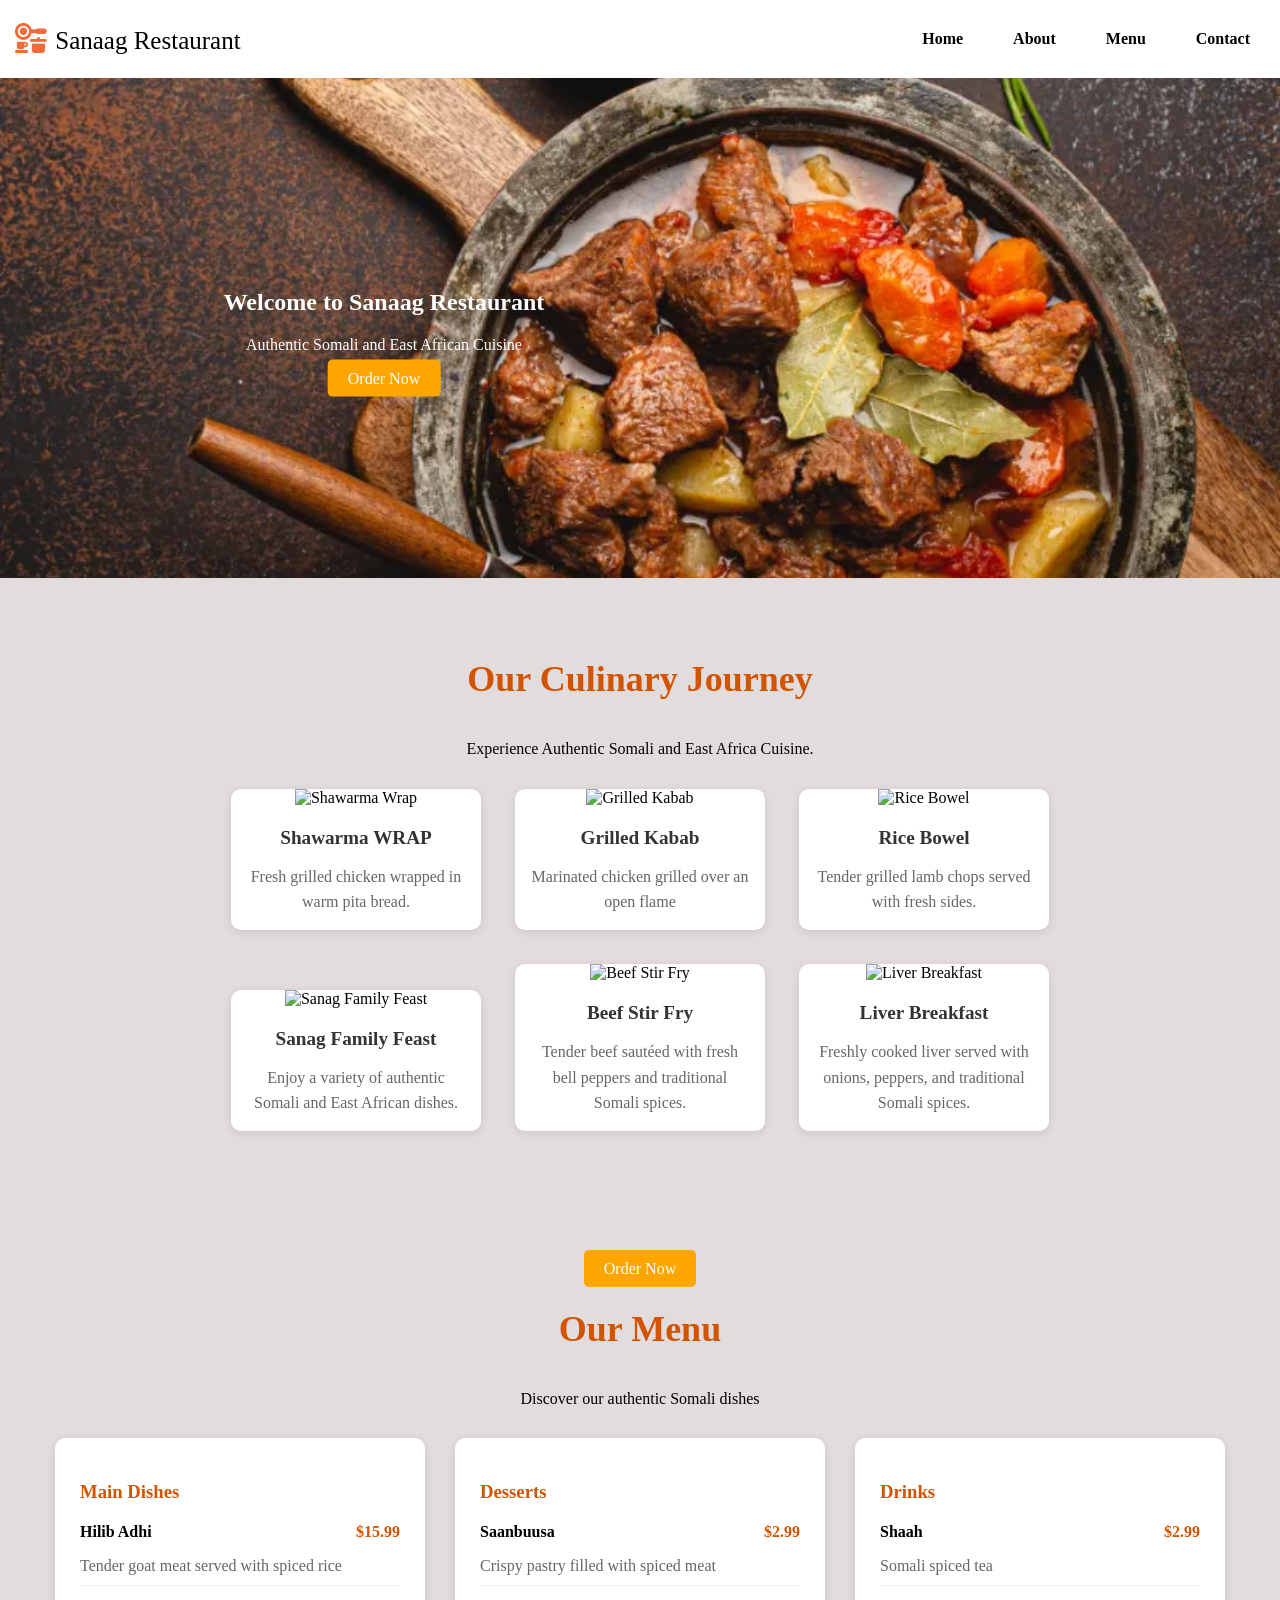
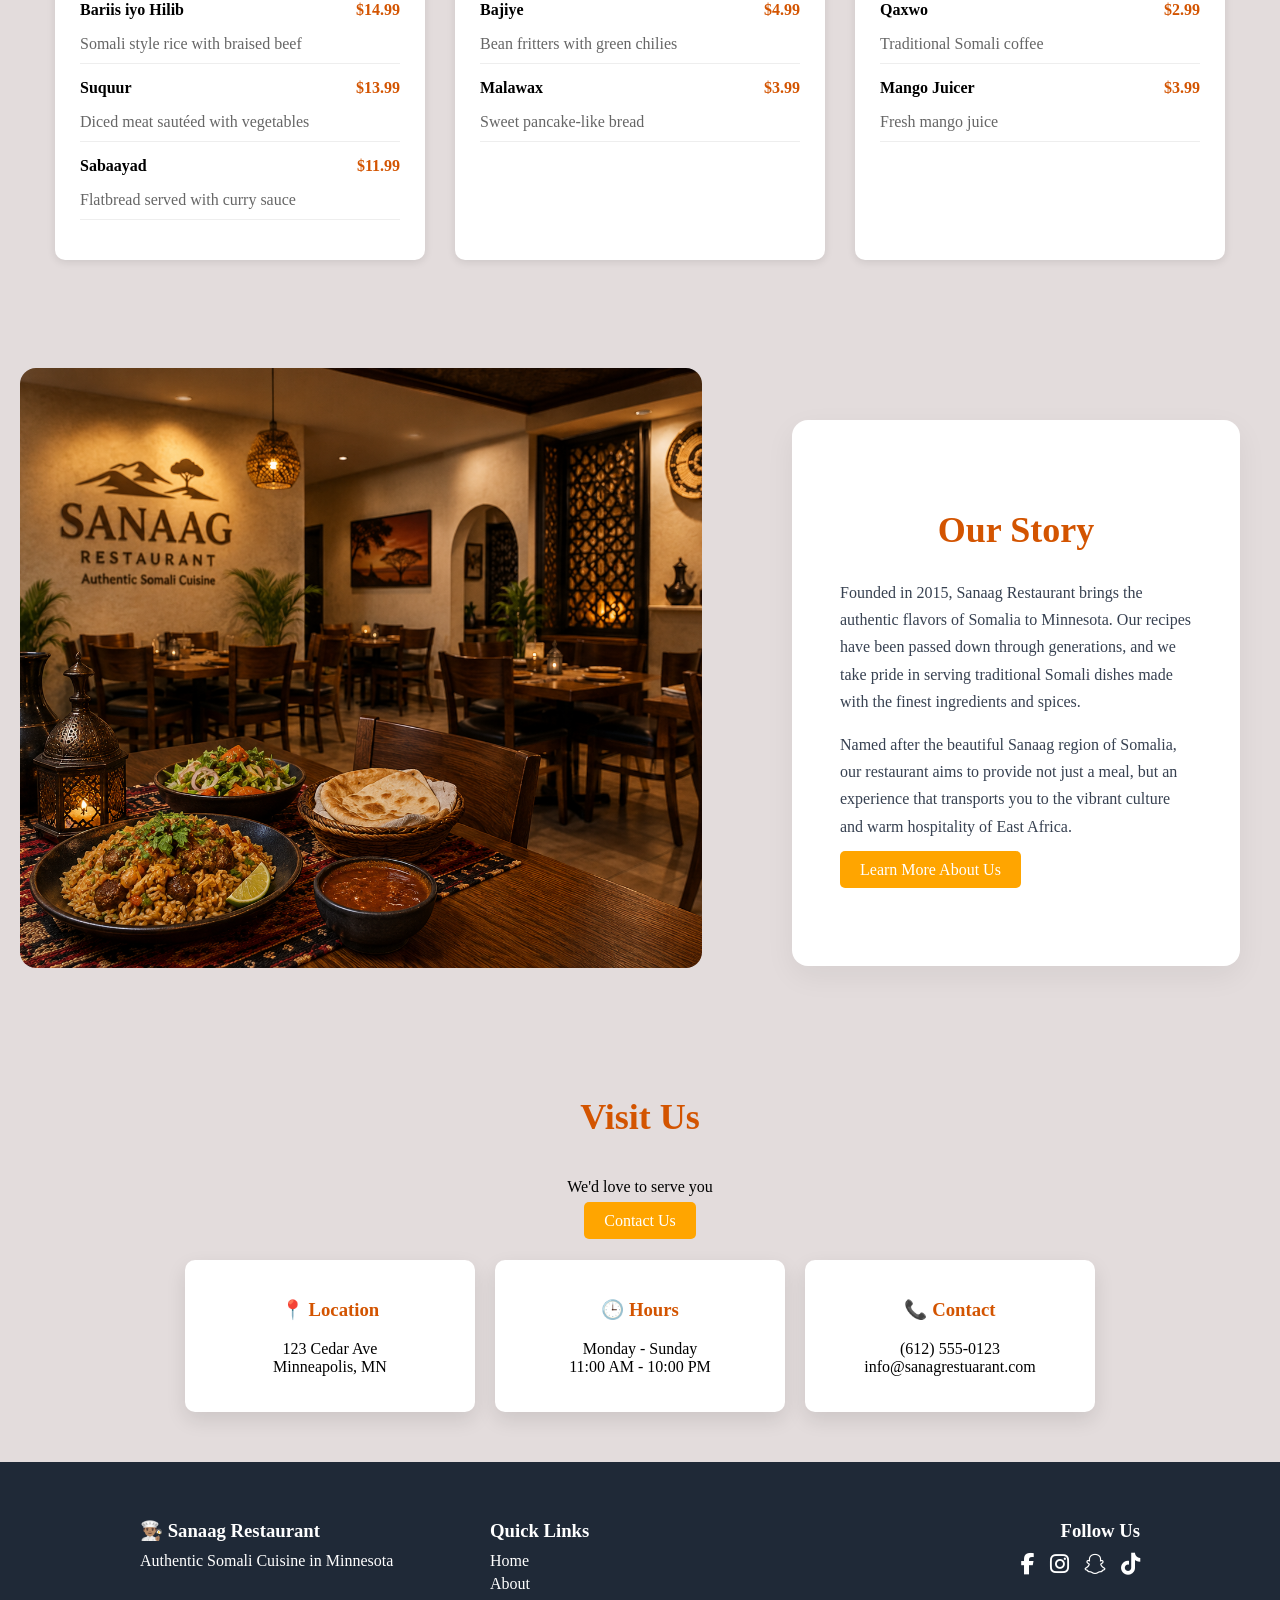
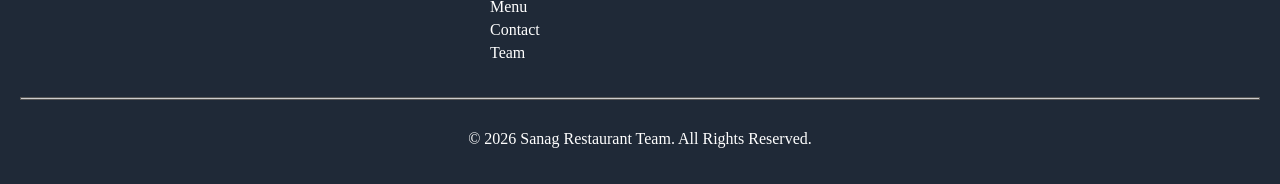
<file: index.html>
<!DOCTYPE html>
<html lang="en">
<head>
    <meta charset="UTF-8">
    <meta name="viewport" content="width=device-width, initial-scale=1.0">
    <link rel="stylesheet" href="https://cdnjs.cloudflare.com/ajax/libs/font-awesome/6.5.2/css/all.min.css">
    <link rel="stylesheet" href="css/style.css">
    <title>Sanaag Restaurant</title>
    
</head>
<body>

    <nav>
        <div class="logo"> <i class="fa-solid fa-kitchen-set"></i> Sanaag Restaurant</div>

        <div class="nav-link" id="navMenu"> 
        <a href="index.html" class="active">Home</a>
        <a href="about.html">About</a>
        <a href="menu.html">Menu</a>
        <a href="contact.html">Contact</a>
    </div>
    <div class="menu-icon" onclick="toggleMenu()">☰</div>
    </nav>
    
    <section class="hero"> 
    <img src="images/food1.webp" alt="Sanaag Restaurant">
    
    <div class="hero-text">
    <h1>Welcome to Sanaag Restaurant</h1>
    <p>Authentic Somali and East African Cuisine</p>
    <a href="menu.html" class="btn">Order Now</a>


    </div>
    </section>
  
   </div>


    <section class="journey">
        <h2>Our Culinary Journey</h2>
        <p>Experience Authentic Somali and East Africa Cuisine.</p>


        <div class="journey-cards">
        <div class="card">
        <img  id="food1"alt="Shawarma Wrap">
        <h3>Shawarma WRAP</h3>
        <P>Fresh grilled chicken wrapped in warm pita bread.</P>
        </div>

        <div class="card">
        <img id="food2" alt="Grilled Kabab">
        <h3>Grilled Kabab</h3>
        <p>Marinated chicken grilled over an open flame</p>
        </div>

        <div class="card">
        <img id="food3" alt="Rice Bowel">
        <h3>Rice Bowel</h3>
        <p>Tender grilled lamb chops served with fresh sides.</p>

        </div>
      </div>

      <div class="journy-cards"> 

        <div class="card">
        <img id="food4" alt="Sanag Family Feast">
        <h3>Sanag Family Feast</h3>
        <p>Enjoy a variety of authentic Somali and East African dishes.</p>
        </div>


        <div class="card">
        <img id="food5" alt="Beef Stir Fry">
        <h3>Beef Stir Fry</h3>
        <p>Tender beef sautéed with fresh bell peppers and traditional Somali spices.</p>
        </div>

        <div class="card"> 
        <img id="food6" alt="Liver Breakfast">
        <h3>Liver Breakfast</h3>
        <p>Freshly cooked liver served with onions, peppers, and traditional Somali spices.</p>

    </div>
    </div>

  
</section>

   <section class="menu-preview">  
    <a href="menu.html" class="btn">Order Now</a>
     <h2>Our Menu</h2>
     <p>Discover our authentic Somali dishes</p>

     <div class="menu-grid">

        <div class="menu-box">
        <h3>Main Dishes</h3>

        <div class="menu-item">
            <span>Hilib Adhi</span>
            <span>$15.99</span>
        </div>
        <p>Tender goat meat served with spiced rice</p>


        <div class="menu-item">
            <span>Bariis iyo Hilib</span>
            <span>$14.99</span>
        </div>
        <p>Somali style rice with braised beef</p>

        <div class="menu-item">
            <span>Suquur</span>
            <span>$13.99</span>
        </div>
        <p>Diced meat sautéed with vegetables</p>


        <div class="menu-item">
            <span>Sabaayad</span>
            <span>$11.99</span>
        </div>
        <p>Flatbread served with curry sauce</p>

    </div>

        <div class="menu-box">
            <h3>Desserts</h3>

            <dive class="menu-item">
             <span>Saanbuusa</span>
            <span>$2.99</span>
        </dive>
        <p>Crispy pastry filled with spiced meat</p>

        <div class="menu-item">
            <span>Bajiye</span>
            <span>$4.99</span>
        </div>
        <p>Bean fritters with green chilies</p>




        <div class="menu-item">
            <span>Malawax</span>
            <span>$3.99</span>
        </div>
        <p>Sweet pancake-like bread</p>

    </div>


        <div class="menu-box">
            <h3>Drinks</h3>

            <div class="menu-item">
            <span>Shaah</span>
            <span>$2.99</span>
        </div>
        <p>Somali spiced tea</p>

        <div class="menu-item">
            <span>Qaxwo</span>
            <span>$2.99</span>
        </div>
        <p>Traditional Somali coffee</p>


        <div class="menu-item">
            <span>Mango Juicer</span>
            <span>$3.99</span>
        </div>
        <p>Fresh mango juice</p>
        
     </div>
     </section>




    <section class="story">
    <img src="images/restuarant.PNG" alt="Restuarant">

       <div class="story-text">
    
        <div class="text-About">
        <h2>Our Story</h2>
        <p>Founded in 2015, Sanaag Restaurant brings the authentic flavors of
         Somalia to Minnesota. Our recipes have been passed down through generations, and we take pride in serving traditional Somali dishes
         made with the finest ingredients and spices.</p>
         
        <p>Named after the beautiful Sanaag region of Somalia, our restaurant
        aims to provide not just a meal, but an experience that transports
         you to the vibrant culture and warm hospitality of East Africa.</p>
         <a href="about.html" class="btn">Learn More About Us</a>
        </div>
       </div>
    
       
    </section>


    <section class="visit">
       
        <h2>Visit Us</h2>
        <p>We'd love to serve you</p>
        <a href="contact.html" class="btn">Contact Us</a>
        <div class="visit-boxes">
            <div class="box">
           <h3>📍 Location</h3>
           <p>123 Cedar Ave <br>Minneapolis, MN</p>
        </div>
        <div class="box">
            <h3>🕒 Hours</h3>
            <p>Monday - Sunday<br> 11:00 AM - 10:00 PM</p>

        </div>
        <div class="box">
            <h3> 📞 Contact</h3>
            <p>(612) 555-0123<br> info@sanagrestuarant.com</p>


        </div>

        </div>

    </section>

 
    

    <script src="js/script.js"></script>
    

   <footer class="footer">
    <div class="footer-container">

        <div class="footer-section">
        <h3>👨🏽‍🍳 Sanaag Restaurant</h3>
        <p>Authentic Somali Cuisine in Minnesota</p>
    </div>
        <div class="footer-section">
            <h3>Quick Links</h3>
            <a href="index.html">Home</a>
            <a href="about.html">About</a>
            <a href="menu.html">Menu</a>
            <a href="contact.html">Contact</a>
            <a href="team.html">Team</a>
        </div>
    
    <div class="footer-section">
        <h3>Follow Us</h3>
     <div class="social-icons">
            <a href="#"><i class="fa-brands fa-facebook-f"></i></a>
            <a href="#"><i class="fa-brands fa-instagram"></i></a>
            <a href="#"><i class="fa-brands fa-snapchat"></i></a>
            <a href="#"><i class="fa-brands fa-tiktok"></i></a>
        </div>
    </div>
    </div>
    <hr>
    

    <p class="copyright">© 2026 Sanag Restaurant Team. All Rights Reserved. </p>


   </footer>
    
</body>
</html>
</file>
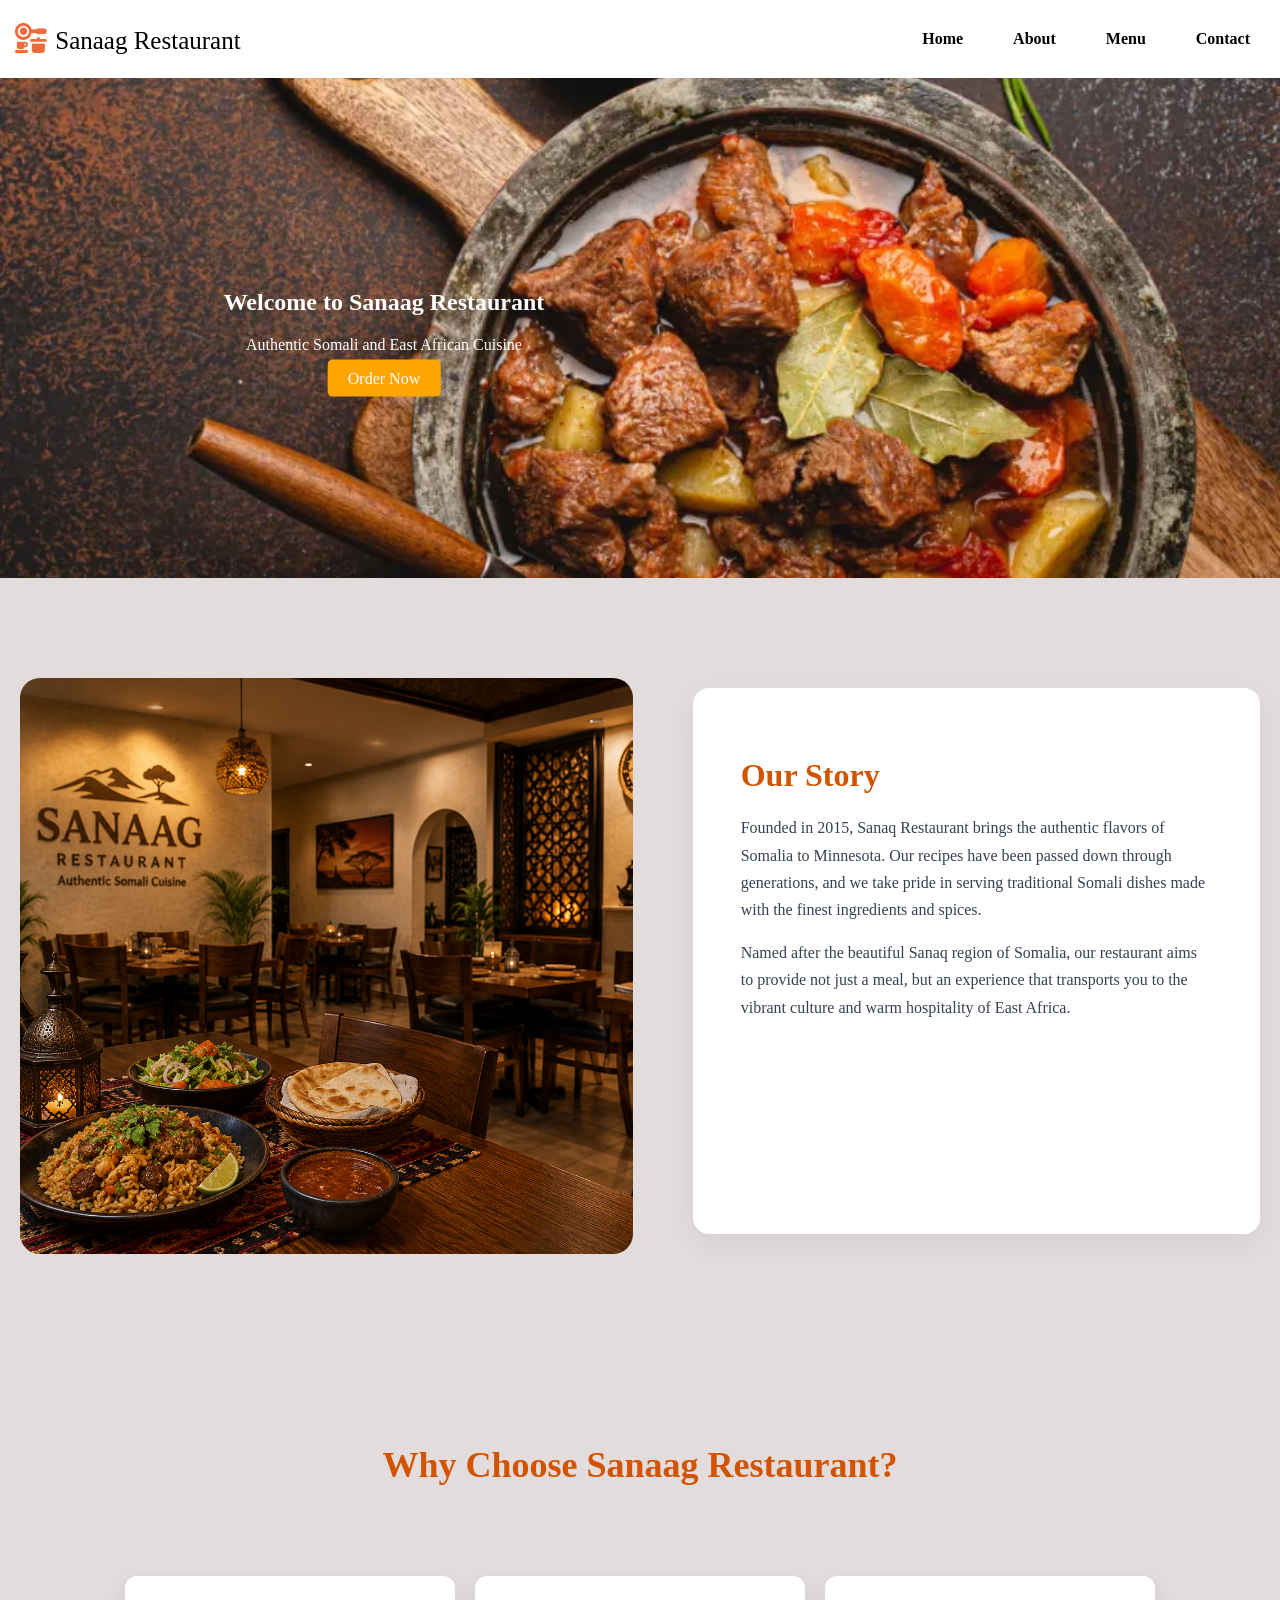
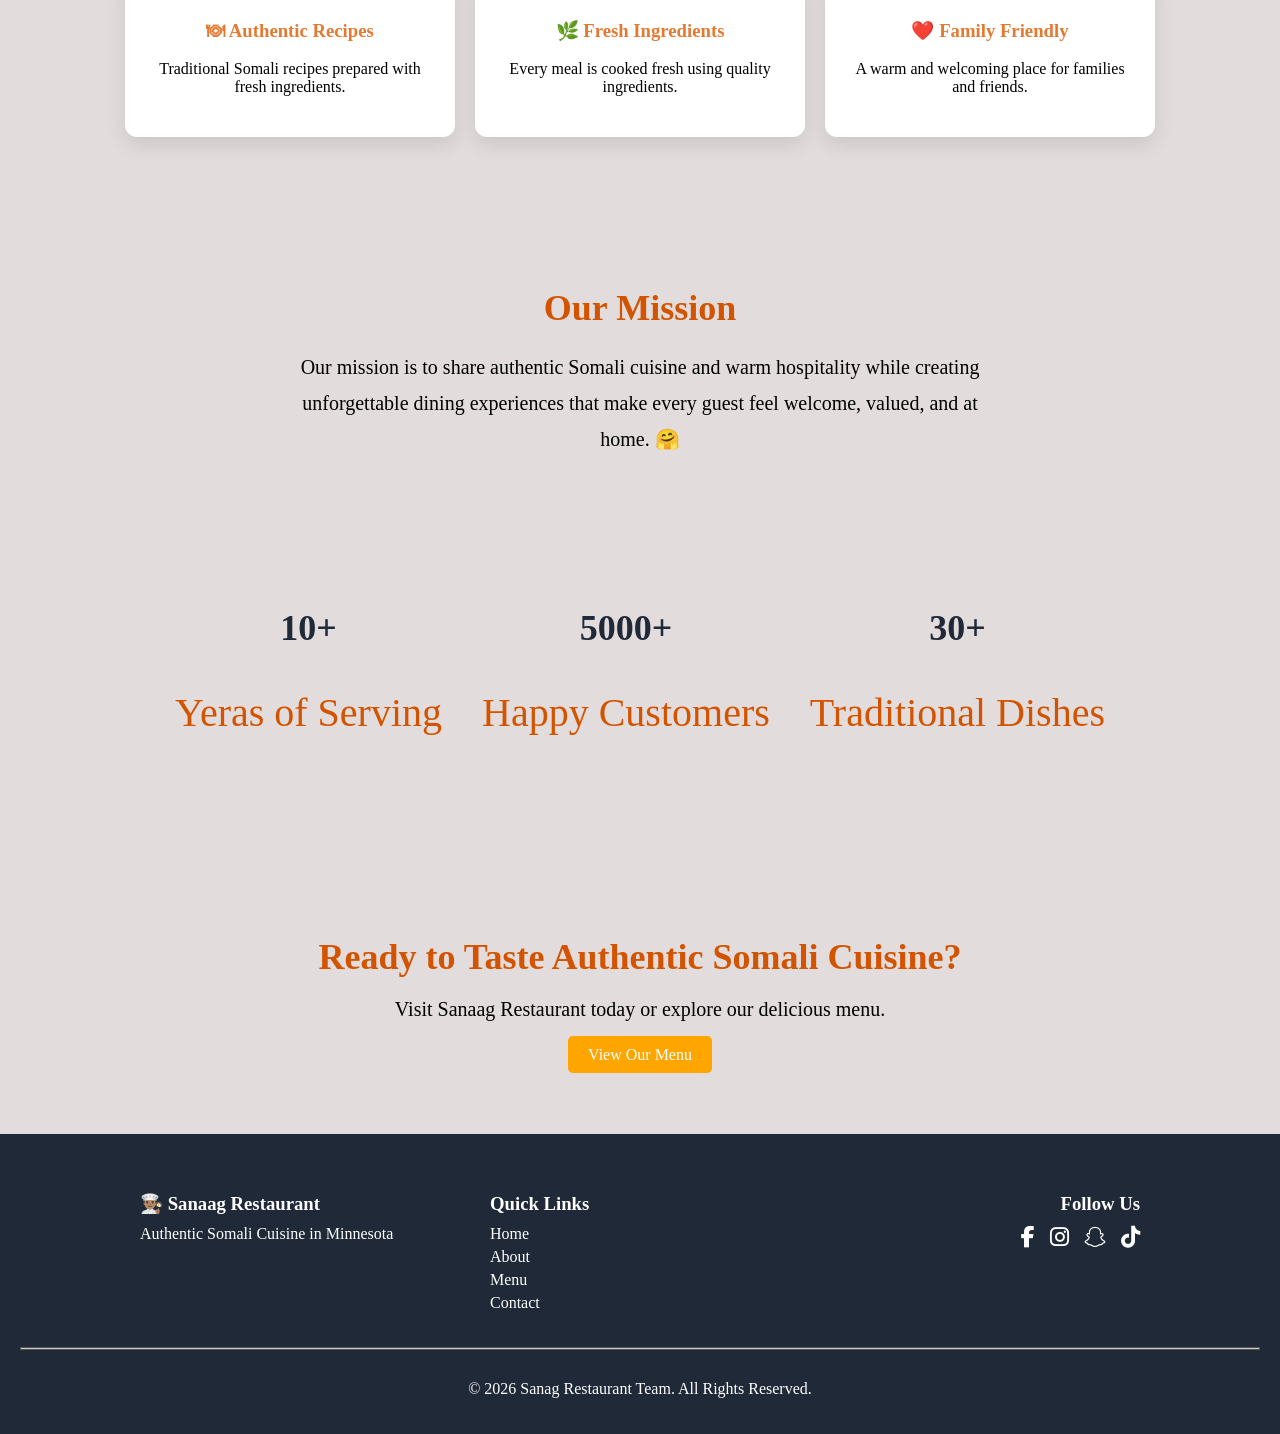
<file: about.html>
<!DOCTYPE html>
<html lang="en">
<head>
    <meta charset="UTF-8">
    <meta name="viewport" content="width=device-width, initial-scale=1.0">
    <link rel="stylesheet" href="css/style.css">
    <link rel="stylesheet" href="https://cdnjs.cloudflare.com/ajax/libs/font-awesome/6.5.2/css/all.min.css">
    <title>Sanaag Restaurant</title>
    
</head>
<body>
    <nav>
        <div class="logo"> <i class="fa-solid fa-kitchen-set"></i> Sanaag Restaurant</div>

        <div class="nav-link" id="navMenu"> 
        <a href="index.html">Home</a>
        <a href="about.html" class="active">About</a>
        <a href="menu.html">Menu</a>
        <a href="contact.html">Contact</a>
    </div>
    <div class="menu-icon" onclick="toggleMenu()">☰</div>
    </nav>

    <section class="hero"> 
        <img src="images/food1.webp" alt="Sanaag Restaurant">
        
        <div class="hero-text">
            <h1>Welcome to Sanaag Restaurant</h1>
            <p>Authentic Somali and East African Cuisine</p>
            <a href="menu.html" class="btn">Order Now</a>


        </div>
    </section>

    


    <div class="About-card">
        <div class="About_image">
           
            <img src="images/restuarant.PNG" alt="Restuarant Image">
        </div>
        <div class="text-About">
            <h1>Our Story</h1> 
           
    
    <p>Founded in 2015, Sanaq Restaurant brings the authentic flavors of Somalia to Minnesota. Our recipes have been passed down through generations, and we take pride in serving traditional Somali dishes made with the finest ingredients and spices.</p>
    
    <p>Named after the beautiful Sanaq region of Somalia, our restaurant aims to provide not just a meal, but an experience that transports you to the vibrant culture and warm hospitality of East Africa.</p>
       
    </div>
    
    </div>


    <section class="why-us">
        <h2>Why Choose Sanaag Restaurant?</h2>
    
        <div class="why-grid">
            <div class="why-card">
         <h3>🍽 Authentic Recipes</h3>
         <p>Traditional Somali recipes prepared with fresh ingredients.</p>
        </div>
    
        <div class="why-card">
         <h3>🌿 Fresh Ingredients</h3>
         <p>Every meal is cooked fresh using quality ingredients.</p>
            </div>
    
        <div class="why-card">
         <h3>❤️ Family Friendly</h3>
         <p>A warm and welcoming place for families and friends.</p>
         </div>
        </div>
    </section>


    <section class="mission">
        <h2>Our Mission</h2>
        <p>Our mission is to share authentic Somali cuisine and warm hospitality while creating unforgettable dining experiences that make every guest feel welcome, valued, and at home. 🤗</p>
    
    </section>



    <section class="starts">

        <div class="start-box">
            <h2>10+</h2>
            <p>Yeras of Serving</p>
        </div>

        <div class="start-box">
            <h2>5000+</h2>
            <p>Happy Customers</p>
        </div>


        <div class="start-box">
            <h2>30+</h2>
            <p>Traditional Dishes</p>
        </div>

    </section>


    <section class="about-cta">
        <h2>Ready to Taste Authentic Somali Cuisine?</h2>
        <p>Visit Sanaag Restaurant today or explore our delicious menu.</p>
        
        <a href="menu.html" class="btn">View Our Menu</a>
    
    </section>


  




    

    <script src="js/script.js"></script>

    <footer class="footer">
        <div class="footer-container">
    
            <div class="footer-section">
            <h3>👨🏽‍🍳 Sanaag Restaurant</h3>
            <p>Authentic Somali Cuisine in Minnesota</p>
        </div>
            <div class="footer-section">
                <h3>Quick Links</h3>
                <a href="index.html">Home</a>
                <a href="about.html">About</a>
                <a href="menu.html">Menu</a>
                <a href="contact.html">Contact</a>
            </div>
        
        <div class="footer-section">
            <h3>Follow Us</h3>
         <div class="social-icons">
                <a href="#"><i class="fa-brands fa-facebook-f"></i></a>
                <a href="#"><i class="fa-brands fa-instagram"></i></a>
                <a href="#"><i class="fa-brands fa-snapchat"></i></a>
                <a href="#"><i class="fa-brands fa-tiktok"></i></a>
            </div>
        </div>
        </div>
        <hr>
        
    
        <p class="copyright">© 2026 Sanag Restaurant Team. All Rights Reserved. </p>
    
    
       </footer>
        
    
</body>
</html>
</file>
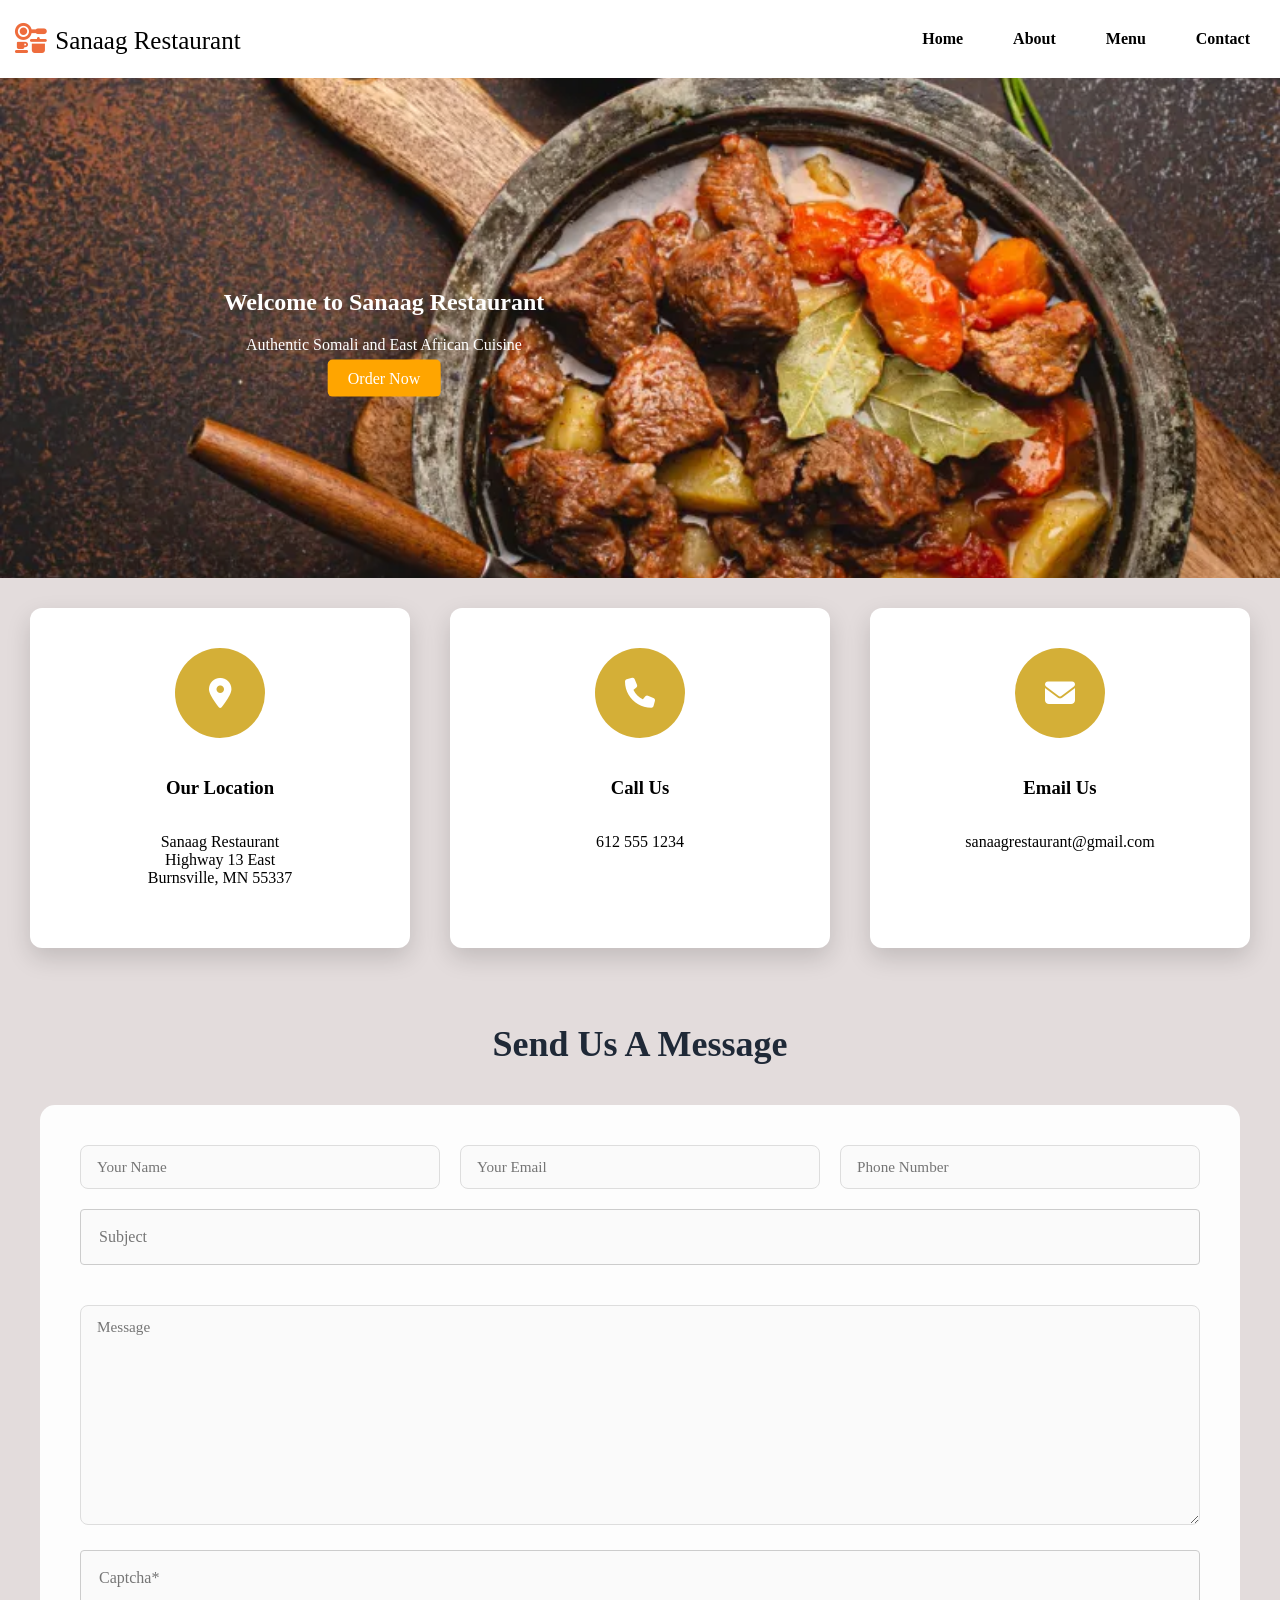
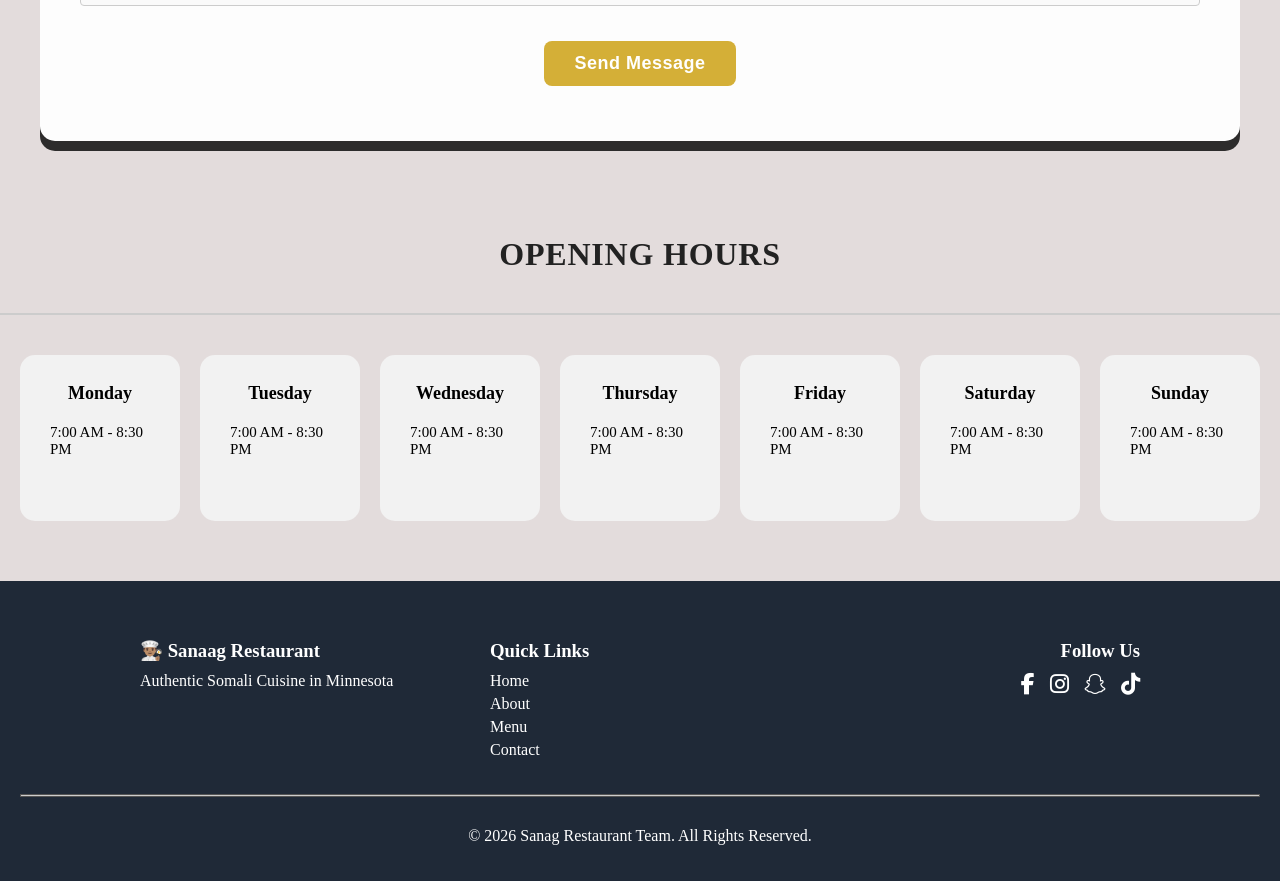
<file: contact.html>
<!DOCTYPE html>
<html lang="en">
<head>
    <meta charset="UTF-8">
    <meta name="viewport" content="width=device-width, initial-scale=1.0">
    <link rel="stylesheet" href="css/style.css">
    <link rel="stylesheet" href="https://cdnjs.cloudflare.com/ajax/libs/font-awesome/6.5.2/css/all.min.css">
    <title>Sanaag Restaurant</title>
    
</head>
<body>

    <nav>
        <div class="logo"> <i class="fa-solid fa-kitchen-set"></i> Sanaag Restaurant</div>

        <div class="nav-link" id="navMenu"> 
        <a href="index.html">Home</a>
        <a href="about.html">About</a>
        <a href="menu.html" class="active">Menu</a>
        <a href="contact.html">Contact</a>
    </div>
    <div class="menu-icon" onclick="toggleMenu()">☰</div>
    </nav>
    
    <section class="hero"> 
        <img src="images/food1.webp" alt="Sanaag Restaurant">
        
        <div class="hero-text">
            <h1>Welcome to Sanaag Restaurant</h1>
            <p>Authentic Somali and East African Cuisine</p>
            <a href="menu.html" class="btn">Order Now</a>
        </div>
    </section>






    <section class="contact-cards">

        <div class="contact-card">
             <div class="icon">
                <i class="fa-solid fa-location-dot"></i>
            </div>
    
            <h3>Our Location</h3>
            <p>
                Sanaag Restaurant<br>
                Highway 13 East<br>
                Burnsville, MN 55337
            </p>
    
        </div>
    
        <div class="contact-card">
    
            <div class="icon">
                <i class="fa-solid fa-phone"></i>
            </div>
    
            <h3> Call Us </h3>
    
            <p>612 555 1234</p>
    
        </div>
    
        <div class="contact-card">
    
            <div class="icon">
                <i class="fa-solid fa-envelope"></i>
            </div>
    
            <h3> Email Us </h3>
    
            <p>sanaagrestaurant@gmail.com</p>
    
        </div>
    
    </section>
    
    
    
    <section class="contact-form">
    
        <div class="contact-container">
    
            <!-- FORM -->
             <div class="form-box-text">
    
                <h2>Send Us A Message</h2>
    
             </div>
           
    
            <div class="form-box">
    
                
    
                <form action="thankyou.html">
                    <div class="row-inputs">
                        <input type="text" placeholder="Your Name" required>
                         <input type="email" placeholder="Your Email"required>
                         <input type="tel" placeholder="Phone Number" required>
                    </div>
    
                    
                    <input class="subject" type="text" placeholder="Subject">
                    <textarea  class="text-area" placeholder="Message " required></textarea>
                    <input class="subject" type="text" placeholder="Captcha*">
    
                    <div class="button-container" >
                        <button type="submit"> Send Message </button>
                    </div>
                    
                </form>
    
            </div>
        </div>
    
    </section>
    
   
    
    <h1 class="open-hours">Opening Hours</h1>
    
    <hr>
    
    <div class="days-container">
    
        <div class="day">
            <span>Monday</span>
            <span>7:00 AM - 8:30 PM</span>
        </div>
            
    
        <div class="day">
            <span>Tuesday</span>
            <span>7:00 AM - 8:30 PM</span>
        </div>
    
        <div class="day">
            <span>Wednesday</span>
            <span>7:00 AM - 8:30 PM</span>
        </div>
    
        
    
        <div class="day">
            <span>Thursday</span>
            <span>7:00 AM - 8:30 PM</span>
        </div>
    
        <div class="day">
            <span>Friday</span>
            <span>7:00 AM - 8:30 PM</span>
        </div>
    
        <div class="day">
            <span>Saturday</span>
            <span>7:00 AM - 8:30 PM</span>
        </div>
    
        <div class="day">
            <span>Sunday</span>
            <span>7:00 AM - 8:30 PM</span>
        </div>
    
     </div>

   
 
     
   


   <script src="js/script.js"></script>

   <footer class="footer">
    <div class="footer-container">

        <div class="footer-section">
        <h3>👨🏽‍🍳 Sanaag Restaurant</h3>
        <p>Authentic Somali Cuisine in Minnesota</p>
    </div>
        <div class="footer-section">
            <h3>Quick Links</h3>
            <a href="index.html">Home</a>
            <a href="about.html">About</a>
            <a href="menu.html">Menu</a>
            <a href="contact.html">Contact</a>
        </div>
    
    <div class="footer-section">
        <h3>Follow Us</h3>
     <div class="social-icons">
            <a href="#"><i class="fa-brands fa-facebook-f"></i></a>
            <a href="#"><i class="fa-brands fa-instagram"></i></a>
            <a href="#"><i class="fa-brands fa-snapchat"></i></a>
            <a href="#"><i class="fa-brands fa-tiktok"></i></a>
        </div>
    </div>
    </div>
    <hr>
    

    <p class="copyright">© 2026 Sanag Restaurant Team. All Rights Reserved. </p>


   </footer>
    
    
</body>
</html>
</file>
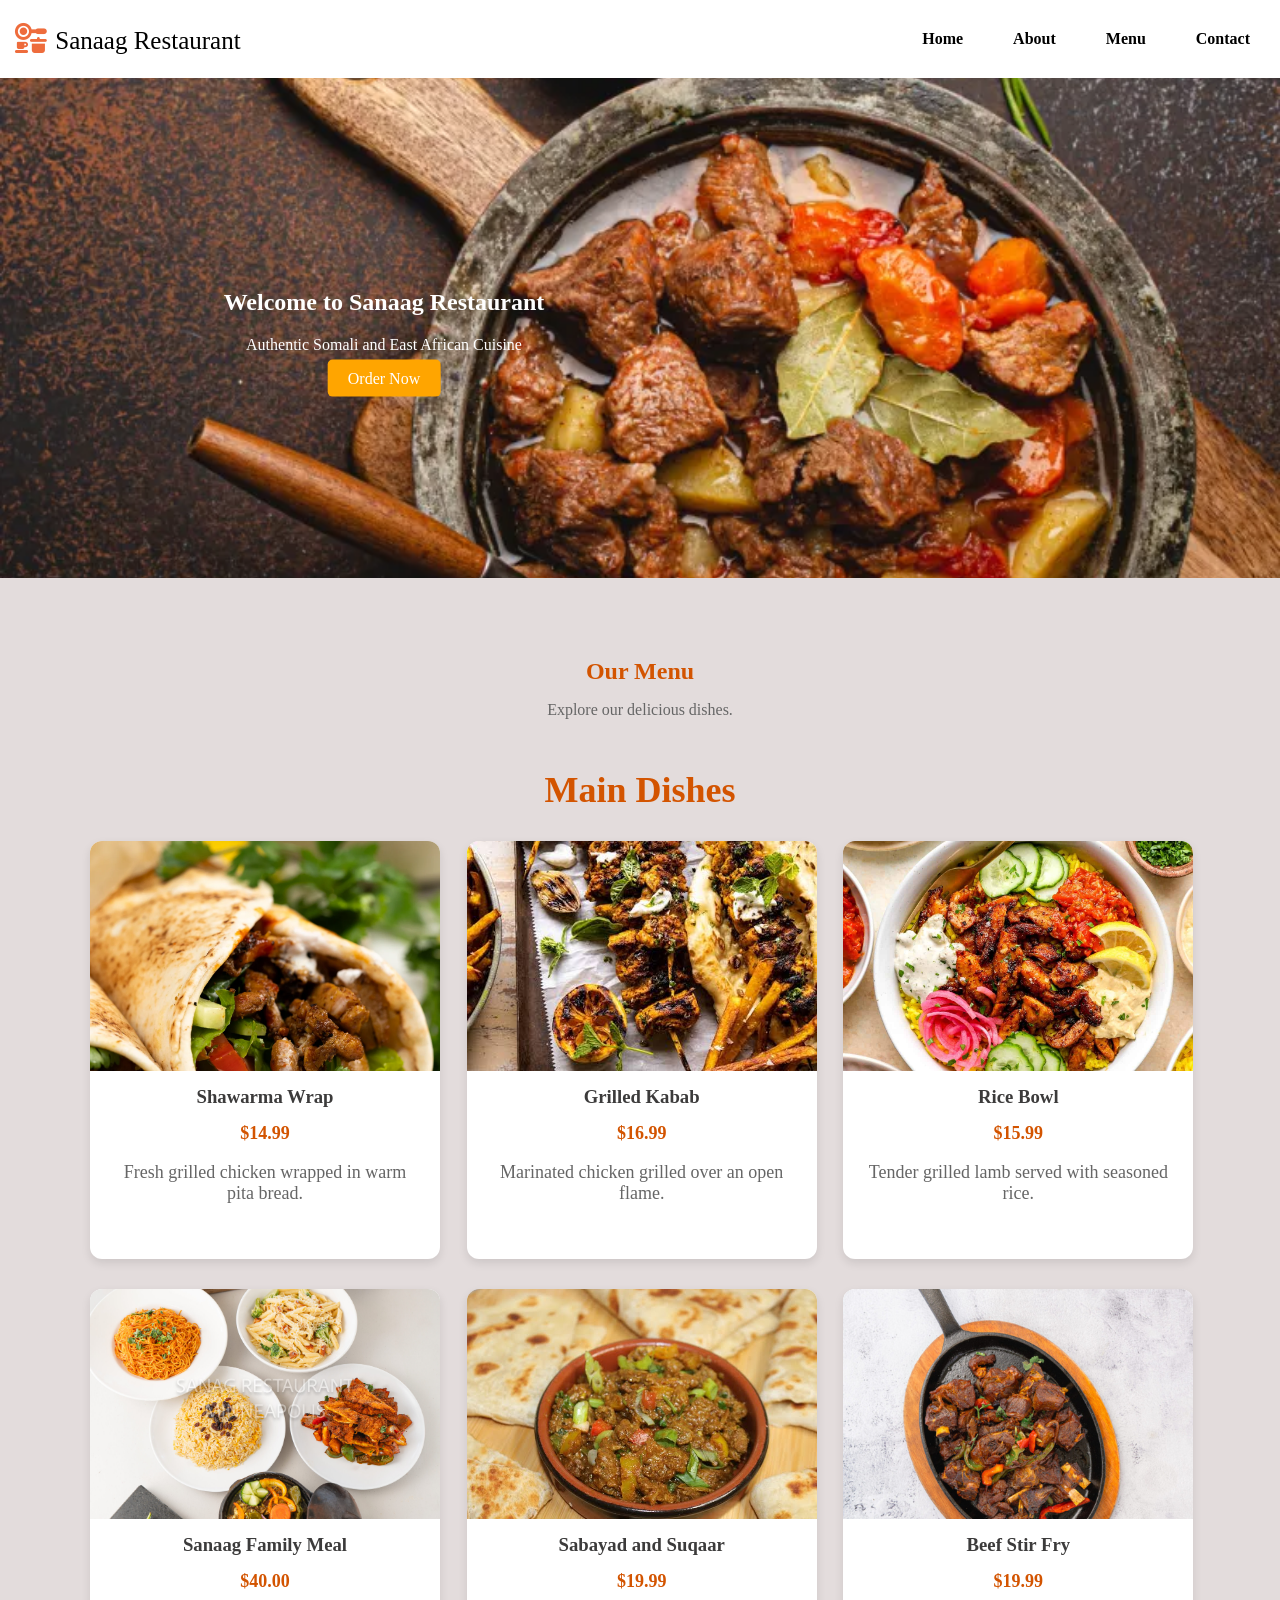
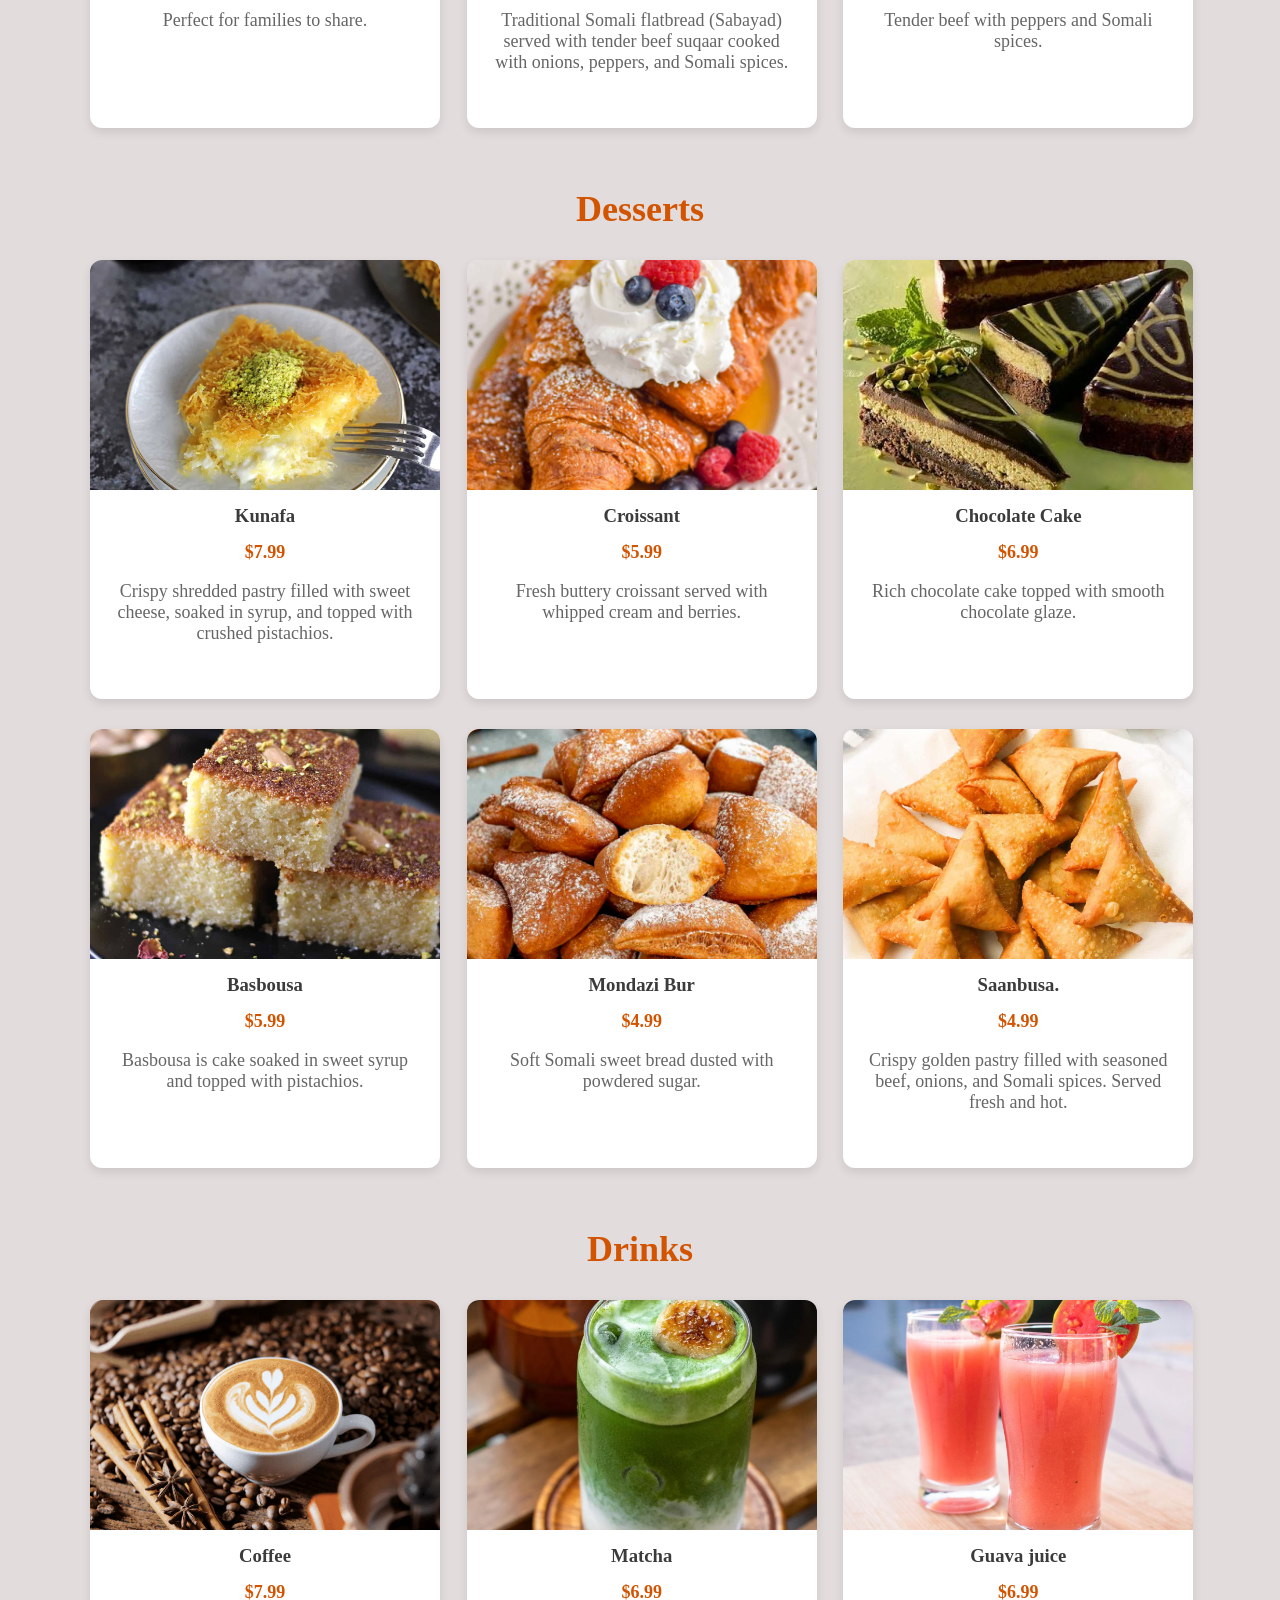
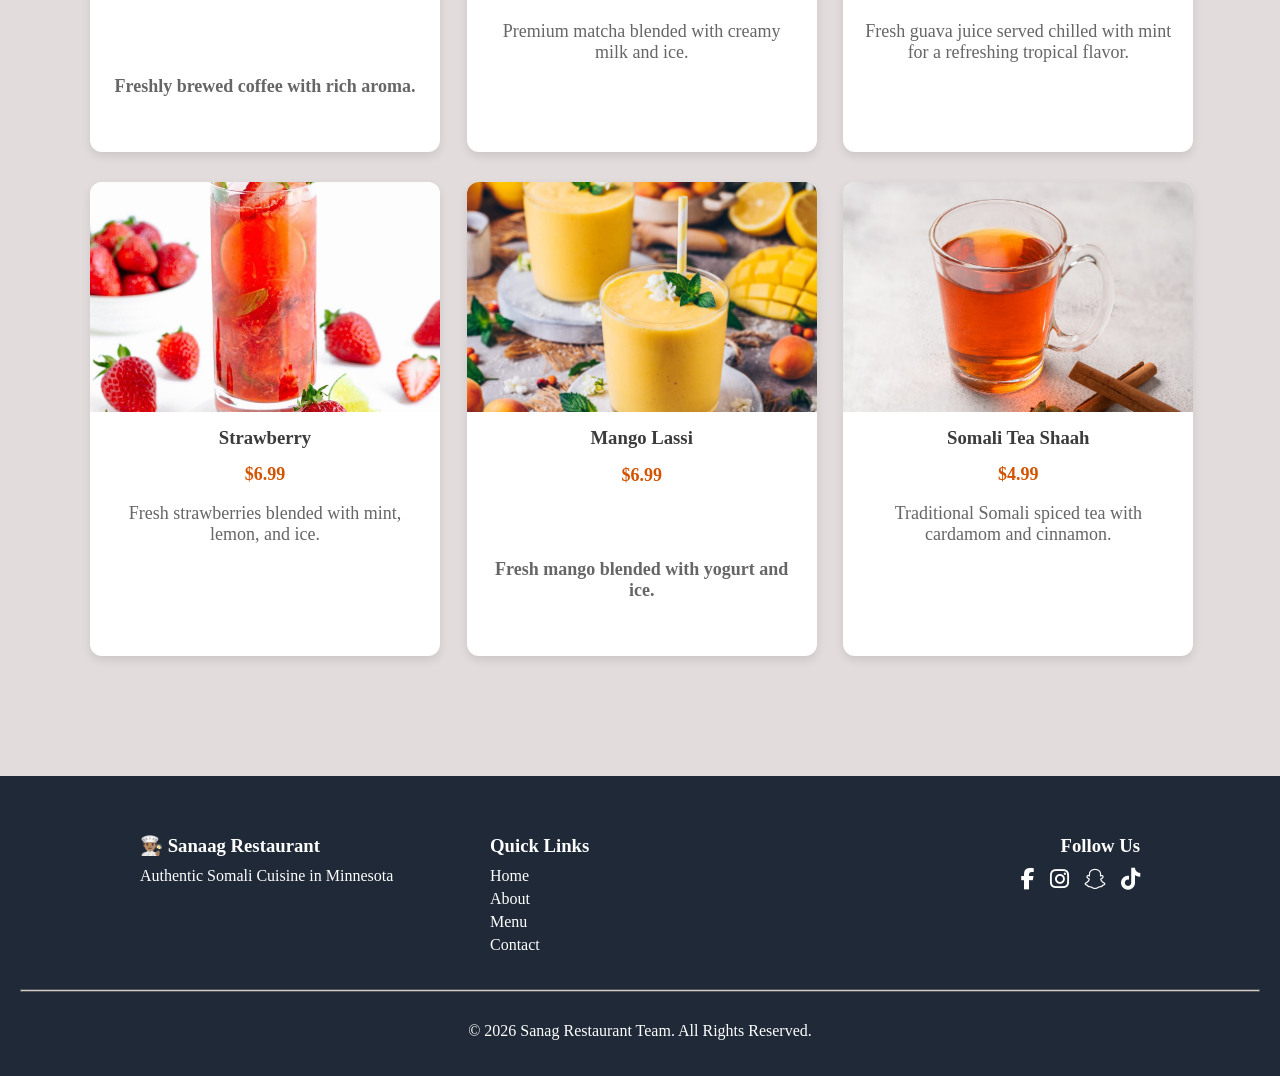
<file: menu.html>
<!DOCTYPE html>
<html lang="en">
<head>
    <meta charset="UTF-8">
    <meta name="viewport" content="width=device-width, initial-scale=1.0">
    <link rel="stylesheet" href="css/style.css">
    <link rel="stylesheet" href="https://cdnjs.cloudflare.com/ajax/libs/font-awesome/6.5.2/css/all.min.css">
    <title>Sanaag Restaurant</title>
    
</head>
<body>

    <nav>
        <div class="logo"> <i class="fa-solid fa-kitchen-set"></i> Sanaag Restaurant</div>

        <div class="nav-link" id="navMenu"> 
        <a href="index.html">Home</a>
        <a href="about.html">About</a>
        <a href="menu.html" class="active">Menu</a>
        <a href="contact.html">Contact</a>
    </div>
    <div class="menu-icon" onclick="toggleMenu()">☰</div>
    </nav>
    
    <section class="hero"> 
        <img src="images/food1.webp" alt="Sanaag Restaurant">
        
        <div class="hero-text">
            <h1>Welcome to Sanaag Restaurant</h1>
            <p>Authentic Somali and East African Cuisine</p>
            <a href="menu.html" class="btn">Order Now</a>
        </div>
    </section>



  

   
 <section class="menu-page">
     <h1>Our Menu</h1>
     
    <p>Explore our delicious dishes.</p>
    <h2>Main Dishes</h2>
    <div class="menu-container">
         <div class="menu-card">
            <img src="images/Shawarma Wrap.jpg" alt="Shawarma Wrap">
            <h3>Shawarma Wrap</h3>
            <span class="price">$14.99</span>
            <p>Fresh grilled chicken wrapped in warm pita bread.</p>

        </div>


        <div class="menu-card">
            <img src="images/Kebab.JPG" alt="Grilled Kabab">
            <h3>Grilled Kabab</h3>
            <span class="price">$16.99</span>
            <p>Marinated chicken grilled over an open flame.</p>

        </div>



        <div class="menu-card">
        <img src="images/Rice Bowl.JPG" alt="Rice Bowl">
        <h3>Rice Bowl</h3>
        <span class="price">$15.99</span>
        <p>Tender grilled lamb served with seasoned rice.</p>

        </div>


        <div class="menu-card">
            <img src="images/Sanaag Family Feast.JPG" alt="Sanaag Family Feast">
            <h3>Sanaag Family Meal</h3>
            <span class="price">$40.00</span>
            <p>Perfect for families to share.</p>
    
            </div>



            <div class="menu-card">
                <img src="images/Sabaayad and Suqaar.JPG" alt="Sabayad and Suqaar">
                <h3>Sabayad and Suqaar</h3>
                <span class="price">$19.99</span>
                <p>Traditional Somali flatbread (Sabayad) served with tender beef suqaar cooked with onions, peppers, and Somali spices.</p>
        
                </div>

    


          <div class="menu-card">
            <img src="images/beef.PNG" alt="Beef Stir Fry">
            <h3>Beef Stir Fry</h3>
          <span class="price">$19.99</span>
          <p>Tender beef with peppers and Somali spices.</p>
           
         </div>
        </div>



        <h2>Desserts</h2>
         <div class="menu-container">
        
        <div class="menu-card">
        <img src="images/Kunafa.JPG" alt="Kunafa">
        <h3>Kunafa</h3>
        <span class="price">$7.99</span>
        <p>Crispy shredded pastry filled with sweet cheese, soaked in syrup, and topped with crushed pistachios.</p>
        </div>



        <div class="menu-card">
        <img src="images/Croissant.JPG" alt="Croissant">
        <h3>Croissant</h3>
        <span class="price">$5.99</span>
        <p>Fresh buttery croissant served with whipped cream and berries.</p>

        </div>


        <div class="menu-card">
        <img src="images/Cake.JPG" alt= "Chocolate Cake">
        <h3>Chocolate Cake</h3>
        <span class="price">$6.99</span>
        <p>Rich chocolate cake topped with smooth chocolate glaze.</p>

        </div>



        <div class="menu-card">
            <img src="images/Basbousa.JPG" alt= "Basbousa">
            <h3>Basbousa</h3>
            <span class="price">$5.99</span>
            <p>Basbousa is cake soaked in sweet syrup and topped with pistachios.</p>
    
            </div>

     <div class="menu-card">
    <img src="images/Mondazi.JPG" alt= "Mondazi Bur">
     <h3>Mondazi Bur</h3>
      <span class="price">$4.99</span>
    <p>Soft Somali sweet bread dusted with powdered sugar.</p>
        
     </div>

     <div class="menu-card">
        <img src="images/Saanbusa.JPG" alt= "Saanbusa.">
         <h3>Saanbusa.</h3>
          <span class="price">$4.99</span>
        <p>Crispy golden pastry filled with seasoned beef, onions, and Somali spices. Served fresh and hot.</p>
            
         </div>
        </div>
   


        <h2>Drinks</h2>
    <div class="menu-container">
     

     <div class="menu-card">
        <img src="images/coffee.jpg" alt="Coffee">
        <h3>Coffee</h3>
        <span class="price">$7.99</p>
        <p>Freshly brewed coffee with rich aroma.</span>
     </div>



     <div class="menu-card">
        <img src="images/Matcha.jpg" alt="Matcha">
        <h3>Matcha</h3>
        <span class="price">$6.99</span>
        <p>Premium matcha blended with creamy milk and ice.</p>

     </div>


     <div class="menu-card">
        <img src="images/Guava.jpg" alt="Guava juice">
        <h3>Guava juice</h3>
        <span class="price">$6.99</span>
        <p>Fresh guava juice served chilled with mint for a refreshing tropical flavor.</p>

     </div>



     <div class="menu-card">
        <img src="images/Strawberry.jpg" alt="Strawberry">
        <h3>Strawberry</h3>
        <span class="price">$6.99</span>
        <p>Fresh strawberries blended with mint, lemon, and ice. </p>


     </div>
      
    <div class="menu-card">
        <img src="images/mango lassi.JPG" alt="Mango Lassi">
        <h3>Mango Lassi<h3>
        <span class="price">$6.99</p>
        <p>Fresh mango blended with yogurt and ice.</span>


    </div>



  <div class="menu-card">
    <img src="images/Shaah.PNG" alt="Somali Tea Shaah">
    <h3>Somali Tea Shaah</h3>
    <span class="price">$4.99</span>
    <p>Traditional Somali spiced tea with cardamom and cinnamon.</p>
  </div>
</div>


    
</section>


   <script src="js/script.js"></script>

   <footer class="footer">
    <div class="footer-container">

        <div class="footer-section">
        <h3>👨🏽‍🍳 Sanaag Restaurant</h3>
        <p>Authentic Somali Cuisine in Minnesota</p>
    </div>
        <div class="footer-section">
            <h3>Quick Links</h3>
            <a href="index.html">Home</a>
            <a href="about.html">About</a>
            <a href="menu.html">Menu</a>
            <a href="contact.html">Contact</a>
        </div>
    
    <div class="footer-section">
        <h3>Follow Us</h3>
     <div class="social-icons">
            <a href="#"><i class="fa-brands fa-facebook-f"></i></a>
            <a href="#"><i class="fa-brands fa-instagram"></i></a>
            <a href="#"><i class="fa-brands fa-snapchat"></i></a>
            <a href="#"><i class="fa-brands fa-tiktok"></i></a>
        </div>
    </div>
    </div>
    <hr>
    

    <p class="copyright">© 2026 Sanag Restaurant Team. All Rights Reserved. </p>


   </footer>
    
    
</body>
</html>
</file>
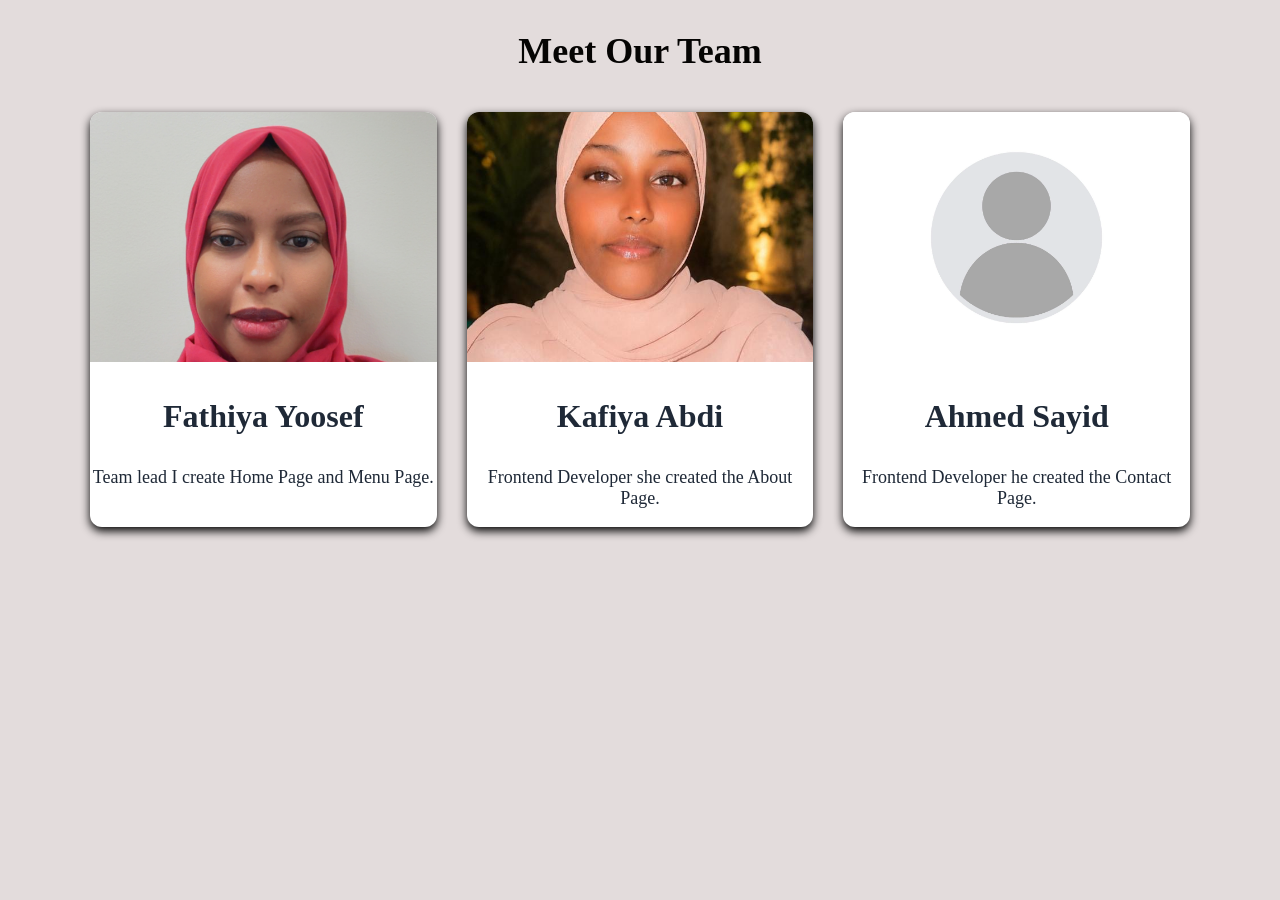
<file: team.html>
<!DOCTYPE html>
<html lang="en">
<head>
    <meta charset="UTF-8">
    <meta name="viewport" content="width=device-width, initial-scale=1.0">
    <link rel="stylesheet" href="css/style.css">
    <title>Team Member</title>
</head>
<body>
    
<section class="team-page">
    <h2>Meet Our Team</h2>

    <div class="team-container">
    <div class="team-card">
        <img src="images/Fathiya2.JPG" alt="Team Member">
        <h3>Fathiya Yoosef</h3>
        <p>Team lead I create Home Page and Menu Page.</p>
    
        </div>
    
    
    
        <div class="team-card">
            <img src="images/Kaafiya.JPG" alt="Team Member">
            <h3>Kafiya Abdi</h3>
            <p>Frontend Developer she created the About Page.</p>
        
            </div>
    
    
    
            <div class="team-card">
                <img src="images/placeholder.png" alt="Team Member">
                <h3>Ahmed Sayid</h3>
                <p>Frontend Developer he created the Contact Page.</p>
            
                </div>
    
    
    
    
    
    
    
    </div>
    </section>
</body>
</html>
</file>
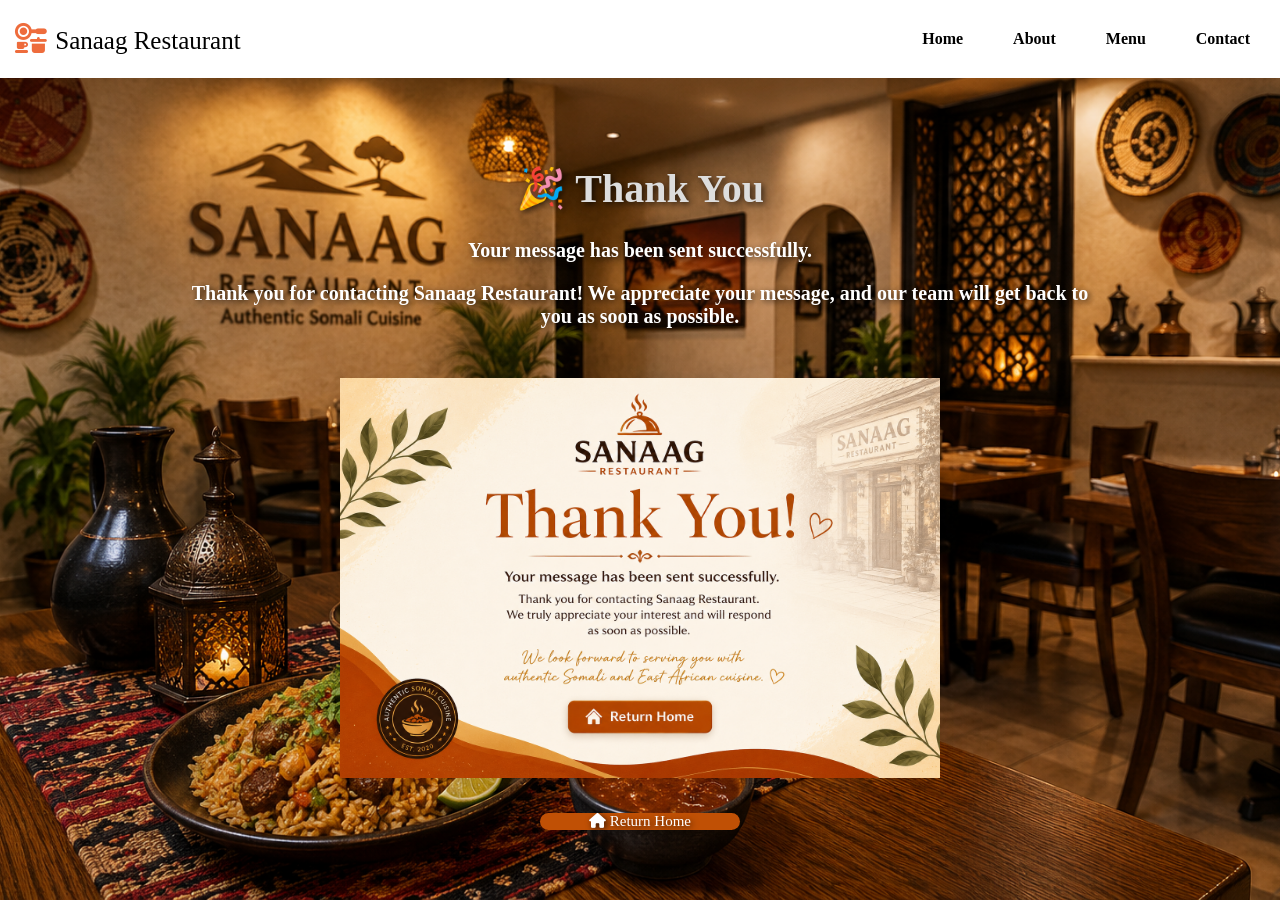
<file: thankyou.html>
<!DOCTYPE html>
<html lang="en">
<head>
    <meta charset="UTF-8">
    <meta name="viewport" content="width=device-width, initial-scale=1.0">
    <link rel="stylesheet" href="css/style.css">
    <link rel="stylesheet" href="https://cdnjs.cloudflare.com/ajax/libs/font-awesome/6.5.2/css/all.min.css">
    <title>Thank You Sanaag Restaurant</title>
    
</head>
<body class="thank-body">

    <nav>
        <div class="logo"> <i class="fa-solid fa-kitchen-set"></i> Sanaag Restaurant</div>

        <div class="nav-link" id="navMenu"> 
        <a href="index.html">Home</a>
        <a href="about.html">About</a>
        <a href="menu.html">Menu</a>
        <a href="contact.html" class="active">Contact</a>
    </div>
    <div class="menu-icon" onclick="toggleMenu()">☰</div>
    </nav>
     </div>
   
   
     <div class="thank-you">
        <h1>🎉 Thank You</h1>
        <p>Your message has been sent successfully.</p>
        <p>Thank you for contacting Sanaag Restaurant! We appreciate your message, and our team will get back to you as soon as possible.</p>

       
        <div class="thank-container">
            <img src="images/thank you.PNG" alt=Thanks You">
           
            

        </div>
       
        <div class="button-center"> 

            <a href="index.html" class="home-btn"><i class="fa-solid fa-house"></i>  Return Home</a>
    
         </div>
     </div>
   

    <script src="js/script.js"></script>


        
    
    
    
</body>
</html>
</file>
<file: css/style.css>
body {
    width: 100%;
     background-color: rgb(227, 220, 220);
     margin: 0;
     padding: 0;
 
 }
 
 nav {
     background-color: white;
     padding: 15px;
     text-align: center;
     display: flex;
     justify-content: space-between;
     align-items: center;
 }
 
 nav a {
 
 color: black;
 text-decoration: none;
 margin: 15px;
 font-weight: bold;

 }

 .nav-link{
 margin-left: 20;
 display: flex;
 gap: 20px;

 }

 .nav-link a:hover {
    color: #f07d52 ;
 }
 
 .logo {
    margin-right: auto;
    font-size: 25px;
    font-family: Cambria, Cochin, Georgia, Times, 'Times New Roman', serif;
    
    
 }

 .logo i {
    color: #ee6c3c;
    font-size: 30px;

 }
 
 .hero {
    position: relative;
    padding-top: 0;
    margin-top: 0;
}


.hero img {
    width: 100%;
    display: block;
}

.hero-text {
    position: absolute;
    top: 50%;
    left: 30%;
    transform: translate(-50%, -50%);
    text-align: center;
    color: white;
}

.hero img {
    width: 100%;
    height: 500px;
    object-fit: cover;
    
}

.gallery-section h2 {
    margin-top: 40px;
}


.food-card {
    background: white;
    border-radius: 10px;
    overflow: hidden;
    text-align: center;
    transition: 0.3s;
}


.food-card:hover {
    transform: translateY(-8px);
    box-shadow: 0 12px 25px rgba(0, 0, 0, 2 );
}

.btn {
    background-color: orange;
    color: white;
    padding: 10px 20px;
    text-decoration: none;
    border-radius: 5px;
}


.family-feast {
    text-align: center;
    padding: 50px;
}

.family-feast img {
    width: 80%;
    max-width: 700px;
    border-radius: 10px;
}

.family-feast p {
    max-width: 700px;
    margin: 20px auto;
}

.journey {
    text-align: center;
    padding: 50px 20px;
}
.journey h2 {
    color: #d35400;
}

.card {
    display: inline-block;
    width: 250px;
    margin: 15px;
    background: white;
    border-radius: 10px;
    box-shadow: 0 2px 8px rgba(0,0,0,0.1);
    overflow: hidden;
}

.card img {
    width: 100%;
    height: 200px;
    object-fit: cover;
}

.card h3 {
    color: #d35400;
    margin: 15px 0 10px;
}

.card p {
    padding: 0 15px 15px;
    color: #555;
}

.card {
    transition: transform 0.3s ease, box-shadow 0.3s ease;
}

.card:hover {
    transform: translateY(-8px);
    box-shadow: 0 8px 20px rgba(0,0,0,0.2);
}

.menu-icon {
    display: none;
    font-size: 30px;
    cursor: pointer;
}

.menu-preview {
    padding: 60px 20px;
    text-align: center;
}

.menu-grid {
    display: flex;
    justify-content: center;
    gap: 30px;
    flex-wrap: wrap;
    margin-top: 30px;
}

.menu-box {
    background: white;
    width: 320px;
    padding: 25px;
    border-radius: 10px;
    box-shadow: 0 2px 8px rgba(0,0,0,0.1);
    text-align: left;
}

.menu-box h3 {
    color: #d35400;
    margin-bottom: 20px;
}

.menu-preview h2 {
    color: #d35400;
}

.menu-item {
    display: flex;
    justify-content: space-between;
    font-weight: bold;
    margin-top: 15px;
}

.menu-item span:last-child {
    color: #d35400;
}

.menu-box p {
    color: #666;
    margin-bottom: 15px;
    border-bottom: 1px solid #eee;
    padding-bottom: 10px;
}

 
.story {
    display: flex;
    align-items: center;
    justify-content: center;
    gap: 40px;
    padding: 20px;
    border-radius: 16px;
    max-width: 1300px;
    margin: 10px auto;
}

.story img {
    width: 55%;
    border-radius: 16px;
    height: 600px;
    object-fit: cover;
    flex: 1.2;
}


.story-text {
    width: 45%;
    line-height: 1.8;
    padding: 20px;
    max-width: 100%;
    flex: 1;
   
}

.story-text h2 {
    color: #d35400;
    margin-bottom: 15px;
}

.text-about {
    /* width: 100%; */
    background: white;
    padding: 40px;
    border-radius: 16px;
    box-shadow: 0 4px 10px rgba(0,0,0,0.6);

}

.story-box h2 {

    color: #d35400;

    margin-bottom: 20px;

}

.story-box p {

    color: #555;

    line-height: 1.8;

    margin-bottom: 20px;
}

.visit {
    text-align: center;
    padding: 50px 20px;

}

.visit h2 {
    color: #d35400;
}

.visit-boxes {
    display: flex;
    justify-content: center;
    gap: 20px;
    margin-top: 30px;
    flex-wrap: wrap;
}

.box {
    width: 250px;
    background: white;
    padding: 20px;
    border-radius: 10px;
    box-shadow: 0 8px 20px rgba(0,0,0,0.1);
}

.box h3 {
    color: #d35400;
}

.footer {
    background: #1f2937;
    color: white;
    padding: 40px 20px 20px;
}

.footer-container {
    display: flex;
    justify-content: space-between;
    align-items: flex-start;
    max-width: 1000px;
    margin: 0 auto;
}

.footer-section {
    width: 30%;
}

.footer-section h3 {
    margin-bottom: 10px;
}

.footer-section a {
    color: white;
    text-decoration: none;
    display: block;
    margin: 5px 0;
}

.footer-section a:hover {
    color: orange;
}

.footer-section:last-child {
    text-align: right;
}

.social-icons {
    display: flex;
    justify-content: flex-end;
    gap: 15px;
    margin-top: 10px;
}

.social-icons a {
    color: white;
    font-size: 22px;
}

.social-icons a:hover {
    color: orange;
}

.footer hr {
    margin: 30px 0;
    border: 1px solid #555;
}

.footer-section h3 {
    margin-bottom: 10px;
}

.footer-section p {
    margin-top: 8px;
}

.copyright {
    text-align: center;
    margin-top: 20px;
}


.social-icons {
    display: flex;
    gap: 15px;
    margin-top: 10px;
}

.social-icons a {
    color: white;
    font-size: 22px;
    text-decoration: none;
    margin: 0;
}
.social-icons a:hover {

    color: #d35400;
}



/* Menu page  */

.menu-page {
    padding: 60px 20px;
    text-align: center;
}

.menu-page h1 {
    color: #d35400;
    margin-bottom: 10px;
}

.menu-page p {
 color: #666;
 margin-bottom: 40px;
}

.menu-page h2 {
    color: #d35400;
    margin: 50px 0 30px;
}

.menu-container {
    display: grid;
    grid-template-columns: repeat(auto-fit, minmax(280px, 1fr));
    gap: 30px;
    max-width: 1100px;
    margin: 30px auto 60px;
}

.menu-card {
   width: 350px;
   background: white;
   border-radius: 12px;
   overflow: hidden;
   box-shadow: 0 4px 10px rgba(0,0,0,0.1);
   
}

.menu-card img {
    width: 100%;
    height: 230px;
    object-fit: cover;
    display: block;
}


.menu-card h3 {
    color: #3c3b3b;
    margin: 15px 0;
}

.menu-card p {
    padding: 0 20px 15px;
    color: #666;
    font-size: 18px;
  
    font-family: Cambria, Cochin, Georgia, Times, 'Times New Roman', serif;
}

.price {
    color: #d35400;
    font-weight: bold;
    font-size: 18px;
   
}




/* About style goes here */

.About-card {
    display: flex;
    justify-content: center;
    align-items: stretch;
    max-width: 1300px;
    gap: 30px;
    padding: 60px 20px;
    flex-wrap: wrap;
    margin: 0 auto;
    
}

.About_image,
.text-About {
    flex: 1.3;
    min-height: 450px;
    margin-top: 20px;
}

.About_image img {
    width: 100%;
    height: 100%;
    object-fit: cover;
    border-radius: 20px;
    margin-top: 20px;
}

.text-About {
    background-color: #ffffff;
    border-radius: 16px;
    padding: 48px;
    margin-top: 50px;
    flex: 1;
    box-shadow: 0 10px 30px rgba(0, 0, 0, 0.06);
    margin-left: 30px;
}

.text-About h1 {
    color:#d35400;
    font-size: 2rem;
    font-weight: 700;
    margin-bottom: 20px;
}

.text-About p {
    color: #374151;
    line-height: 1.7;
    margin-bottom: 16px;
}

.why-us {
    text-align: center;
    padding: 60px 20px;
}


.why-us h2 {
  color: #d35400; 
  margin-bottom: 30px;
  padding: 60px 20px;
}
 .why-grid {
    display: flex;
    justify-content: center;
    gap: 20px;
    flex-wrap: wrap;
    align-items: center;
   
 }

 .why-card {
    background: white;
    width: 280px;
    padding: 25px;
    border-radius: 12px;
    box-shadow: 0 8px 20px rgba(0,0,0,0.1);
 }
 .why-card h3 {
    color: #e47a32;
 }


 .mission {
    text-align: center;
    padding: 60px 20px;
 }


 .mission h2 {
    color: #d35400;
    margin-bottom: 20px;
 } 

 .mission p {
    max-width: 700px;
    margin: auto;
    line-height: 1.8;
    font-size: 20px;
 }



 .starts {
    display: flex;
    justify-content: center;
    gap: 40px;
    padding: 60px 20px;
    flex-wrap: wrap;
    text-align: center;
 }


 .start-box {
    color: #d35400;
    font-size: 40px;
 }


 .about-cta {
    text-align: center;
    padding: 70px 20px;
 }

 .about-cta h2 {
    color: #d35400;
    margin-bottom: 20px;
 }

 .about-cta p {
    margin-bottom: 25px;
    font-size: 20px;
 }

 .about-btn {
    display: block;
    width: fit-content;
    margin: 25px auto;
 }


/* team page */

.team-container {
    display: grid;
    grid-template-columns: repeat(3, 1fr);
    gap: 30px;
    max-width: 1100px;
    margin: 40px auto;
    

}

.team-card {
    background: white;
    border-radius: 12px;
    box-shadow: 0 4px 10px rgb(0,0,0,1);
    overflow: hidden;
    text-align: center;
}

.team-card img {
    width: 100%;
    height: 250px;
    object-fit: cover;
}


.team-card h3 {
    color: #1f2937;
    text-align: center;
    font-size: 2rem;

}

section h2 {
    text-align: center;
    color: #1f2937;
    margin-bottom:  40px;
    font-size: 36px;
}

.team-page h2{
    text-align: center;
    color: #050403;
    margin-bottom: 40px;
    font-size: 36px;
}

.team-card p {
    color: #1f2937;
    font-size: 18px;
    font-family: Cambria, Cochin, Georgia, Times, 'Times New Roman', serif;
}





/* contact page css */

.contact-cards{
    
    
    display: flex;
    justify-content: center;
    flex-wrap: wrap;
    padding: 30px;
    gap: 40px;

}
.contact-card{
    width: 320px;
    min-height: 260px;
    background-color:#fff;
    box-shadow: 0 10px 25px rgba(0,0,0,0.15);
    border-radius: 12px;
    text-align: center;
    padding: 40px 30px;
    display:flex;
    flex-direction:column;
}
.card h3{
    margin:20px 0 15px;
    color: #333;
    font-size: 1.2em;


}
.card p{
    color: #666;
    font-size: 1em;
    line-height: 1.6;
    margin: 0;
}

/* icon Styles */

.icon{
    height: 90px;
    width: 90px;
    margin: 0 auto 20px;
    display: flex;
    align-items: center;
    justify-content: center;
    background-color: #d4af37;
    border-radius: 50%;
    color: #fff;
    font-size: 30px;
    transition: background-color 0.3s ease;

}
.icon:hover{
    background-color: #b8860b;
}
.icon h3{
    margin: 0;
    font-size: 1.2em;
    font-weight: bold;
    color:#333;
    margin-top: 10px;
}


/* Contact Form Styles */

.contact-form{
    padding: 10px;

}
.contact-container{
    max-width: 1200px;
    margin: 0 auto;
    padding: 5px;
    gap: 20px;
}
.form-box-text{
    text-align:center;
    margin-bottom: 20px;
    color:#333;
    font-size: 1.2em;
    font-weight: bold;

}
.form-box{
    background-color: #fdfdfd;
    padding: 40px;
    border-radius: 15px;
    box-shadow: 0  10px rgba(0,0,0,0.8);
}

.row-inputs{
    display: flex;
    gap: 20px;
    margin-bottom: 20px;
}
.row-inputs input{
    flex: 1;
    padding: 18px;
    border: 1px solid #ccc;
    border-radius: 4px;
    font-size: 1em;
    box-sizing:border-box;
}
.text-area {
  width: 100%;
  height: 220px;
  padding: 18px;
  margin: 20px 0 25px;
  border: 1px solid #ccc;
  border-radius: 4px;
  resize: vertical;
  font-size: 1em;
  font-family: inherit;
  color: #333;
  box-sizing: border-box;
  display: block;
}


.row-inputs input,
.subject,
.text-area {
  width: 100%;
  padding: 12px 16px;
  border: 1.5px solid #ddd;
  border-radius: 8px;
  font-size: 0.95rem;
  font-family: inherit;
  color: #333;
  background: #fafafa;
  outline: none;
  transition: border-color 0.25s ease, box-shadow 0.25s ease;
}

.subject{
    width: 100%;
    padding: 18px;
    margin-bottom: 20px;
    border: 1px solid #ccc;
    border-radius: 4px;
    font-size: 1em;
    box-sizing:border-box
}
.button-container{
   text-align:center;
   padding: 15px 40px;
   font-size: 18px;
}
.button-container button{
    background-color: #d4af37;
    color: #fff;
    padding: 12px 30px;
    border: none;
    border-radius: 8px;
    font-size: 1em;
    font-weight: 700;
    cursor: pointer;
    letter-spacing: 0.5px;
}
.button-container button:hover{
    background-color: #b8860b;
}
hr{
    border: none;
    height: 1px;
    background-color: #ccc;
    margin: 0 auto 40px;
    border-top: 1px solid #ccc;

}
.open-hours{
    text-align:center;
    margin-bottom: 40px;
    margin-top: 80px;
    color:#222;
    font-size: 2rem;
    font-weight: 800%;
    text-transform:uppercase;
    letter-spacing: 0.05rem;
}
.days-container{
    display: flex;
    gap: 20px;
    margin: 0 auto;
    padding: 0 20px 60px;
}
.day{
    width: 150px;
    min-height: 110px;
    background-color: #f2f2f2;
    padding: 20px 30px;
    border-radius: 15px;
    display: flex;
    flex-direction: column;
    align-items: center;
    padding: 28px 30px;
    gap: 10px;
    
}

.day span:first-child {

    font-size: 18px;
    font-weight: bold;
}

.day span:last-child{
    font-size: 15px;
    margin-top: 10px;
}


/* thank you page */
 .thank-body {
    margin: 0;
    padding: 0;
    background-image: url("../images/restuarant.PNG");
    background-size: cover;
    background-position: center;
    background-repeat: no-repeat;
    min-height: 100vh;
 }

.thank-you {
 text-align: center;
 padding: 60px 20px;
 max-width: 900px;
 margin: 0 auto;
 color: white;
 text-shadow: 2px 2px 6px rgba(0,0,0,0.7);
}
.thank-you h1{
    font-size: 40px;
    color: #ddd;
    

}

.thank-you p{
    font-family: Cambria, Cochin, Georgia, Times, 'Times New Roman', serif;
    font-size: 20px;
    color: white;
    font-weight: bold;
    
}

.thank-you img{
    width: 600px;
    margin: 30px;
    max-width: 100%;
    background-color: #d4af37;
}

.thank-you a {
    display: inline-block;
    background-color: #c05005;
    color: white;
    text-decoration: none; 
    border-radius: 15px;
    font-size: 15px;
    width: 200px;
    font-family: Georgia, 'Times New Roman', Times, serif;
}


.buttton-center{
    text-align: center;
    margin-top: 20px;
}





@media (max-width: 768px) {
    .nav-toggle {
        display: block;
    }

    .nav_link {
        position: absolute;
        top: 100%;
        right: 0;
        left: 0;
        flex-direction: column;
        align-items: flex-start;
        gap: 12px;
        background-color: #ffffff;
        padding: 16px 5% 24px;
        box-shadow: 0 10px 20px rgba(0, 0, 0, 0.08);
        display: none;
    }

    .nav_link.show {
        display: flex;
    }

    .nav_link a {
        margin-right: 0;
        font-size: 1.15rem;
    }
}

@media (max-width: 480px) {
    .logo {
        font-size: 1.4rem;
    }

    h2 i {
        font-size: 1.5rem;
    }

    .text-About {
        padding: 24px;
    }

    .About_image img {
        height: 240px;
        border-radius: 14px;
    }
}


@media (max-width: 768px) {

    .nav-link {
        display: none;
        flex-direction: column;
        position: absolute;
        top: 70px;
        right: 20px;
        background: white;
        /* width: 180px; */
        border-radius: 8px;
        z-index: 1000;
    }

    .nav-link.active {
        display: flex;
        flex-direction: column;
    }

    .menu-icon {
        display: block;
       
        
    }

    .story {
        flex-direction: column;
        text-align: center;
    }
    .story img,
    .story-text {
        width: 100%;
    }

    .visit-boxes {
        flex-direction:  column;
        align-items: baseline;
    }
}
</file>
